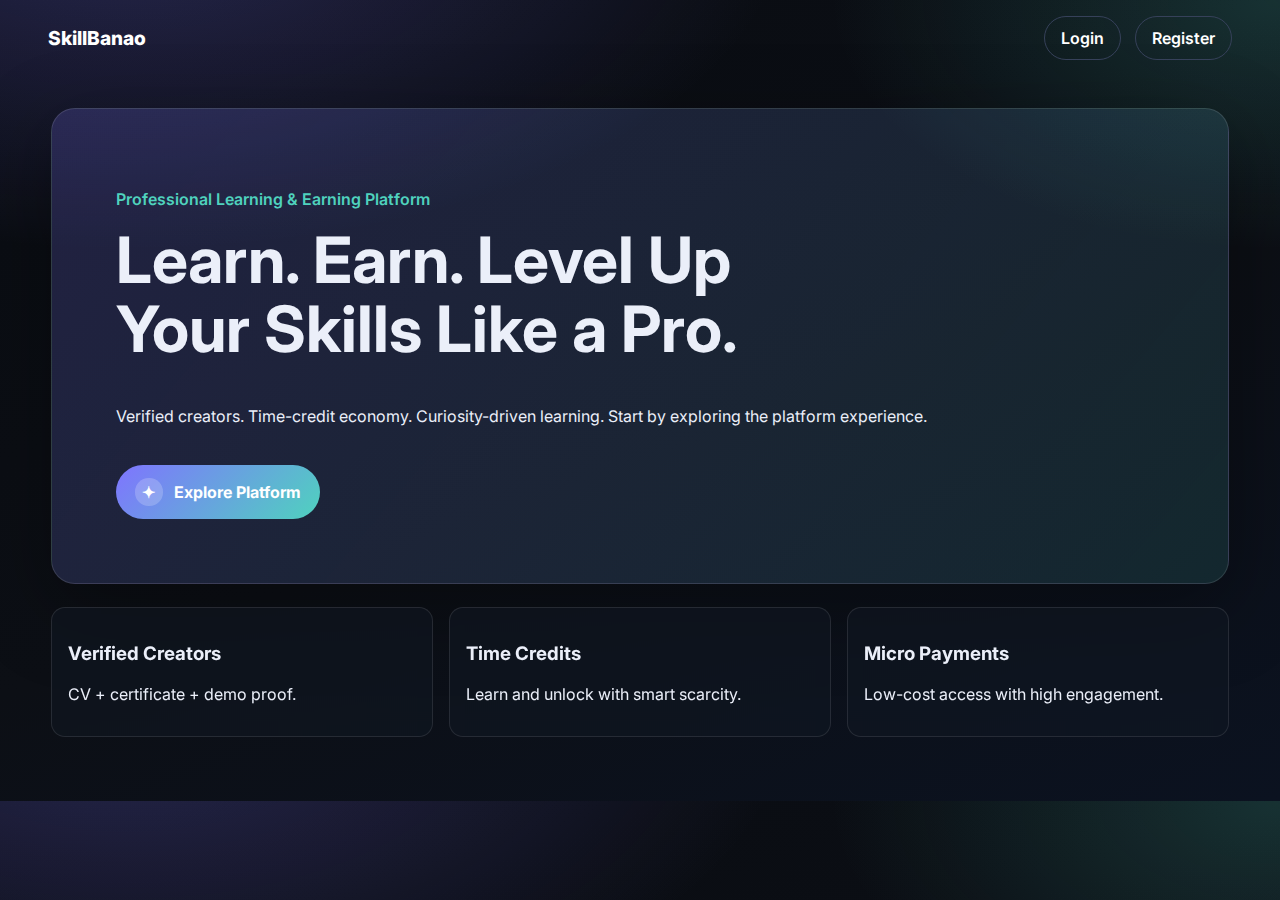
<file: index.html>
<!DOCTYPE html>
<html lang="en">
  <head>
    <meta charset="UTF-8" />
    <meta name="viewport" content="width=device-width, initial-scale=1.0" />
    <title>SkillBanao | Landing</title>
    <link rel="preconnect" href="https://fonts.googleapis.com" />
    <link rel="preconnect" href="https://fonts.gstatic.com" crossorigin />
    <link href="https://fonts.googleapis.com/css2?family=Inter:wght@400;500;600;700;800&display=swap" rel="stylesheet" />
    <link rel="stylesheet" href="styles.css" />
  </head>
  <body class="landing-page premium-bg">
    <header class="site-header transparent">
      <a class="brand" href="index.html">SkillBanao</a>
      <nav>
        <a href="login.html" class="btn ghost">Login</a>
        <a href="register.html" class="btn ghost">Register</a>
      </nav>
    </header>

    <main class="landing-root">
      <section class="hero-main">
        <p class="eyebrow">Professional Learning & Earning Platform</p>
        <h1>Learn. Earn. Level Up Your Skills Like a Pro.</h1>
        <p>
          Verified creators. Time-credit economy. Curiosity-driven learning.
          Start by exploring the platform experience.
        </p>

        <a href="explore.html" class="explore-cta" aria-label="Explore platform">
          <span class="explore-icon">✦</span>
          <span>Explore Platform</span>
        </a>
      </section>

      <section class="floating-grid" aria-hidden="true">
        <article class="glass-card"><h3>Verified Creators</h3><p>CV + certificate + demo proof.</p></article>
        <article class="glass-card"><h3>Time Credits</h3><p>Learn and unlock with smart scarcity.</p></article>
        <article class="glass-card"><h3>Micro Payments</h3><p>Low-cost access with high engagement.</p></article>
      </section>
    </main>
  </body>
</html>
</file>
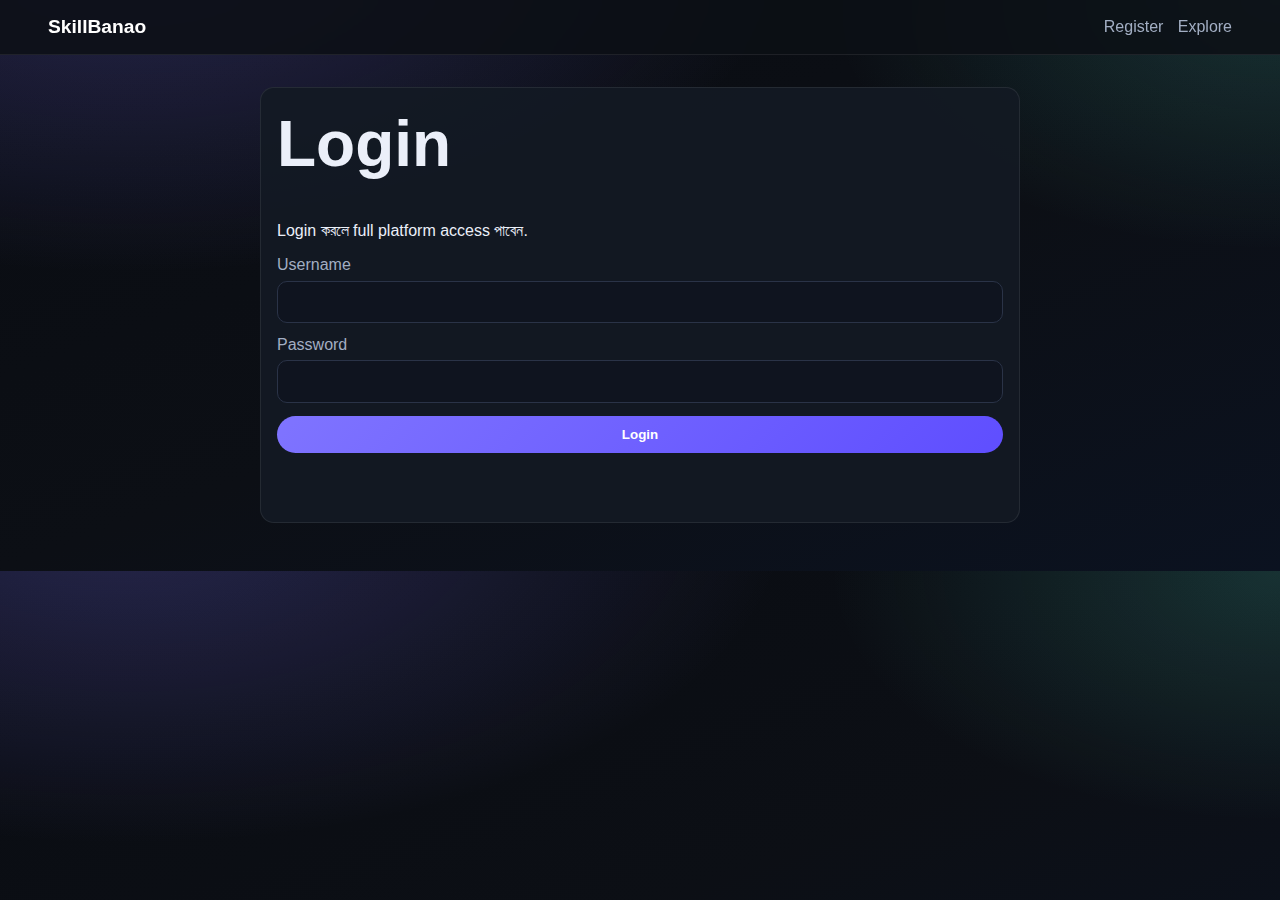
<file: course-upload.html>
<!DOCTYPE html>
<html lang="en">
  <head>
    <meta charset="UTF-8" />
    <meta name="viewport" content="width=device-width, initial-scale=1.0" />
    <title>Course Upload | SkillBanao</title>
    <link rel="stylesheet" href="styles.css" />
  </head>
  <body data-protected="true">
    <header class="site-header">
      <a class="brand" href="index.html">SkillBanao</a>
      <nav>
        <a href="creator-verification.html">Verification</a>
        <a href="course-upload.html" class="active">Course Upload</a>
        <a href="viewer-dashboard.html">Dashboard</a>
        <a href="#" id="logout-btn">Logout</a>
      </nav>
    </header>

    <main class="container narrow">
      <section class="card">
        <h1>Publish Course</h1>
        <p>Define module structure, time-credit access, and low-cost micro-payment option.</p>
        <form id="course-form" class="form-grid">
          <label>Course Title <input required name="title" type="text" /></label>
          <label>Description <textarea required name="description" rows="3"></textarea></label>
          <label>Modules <input required name="modules" min="2" max="20" value="5" type="number" /></label>
          <label>Time Cost (credits) <input required name="timeCost" min="1" value="8" type="number" /></label>
          <label>Micro Price (USD) <input required name="price" min="1" step="0.5" value="2.5" type="number" /></label>
          <label>Video URL <input required name="video" type="url" /></label>
          <button class="btn primary" type="submit">Publish Course</button>
        </form>
        <p class="status" id="course-status"></p>
      </section>
    </main>

    <script type="module" src="js/guard.js"></script>
    <script type="module" src="js/upload.js"></script>
  </body>
</html>
</file>
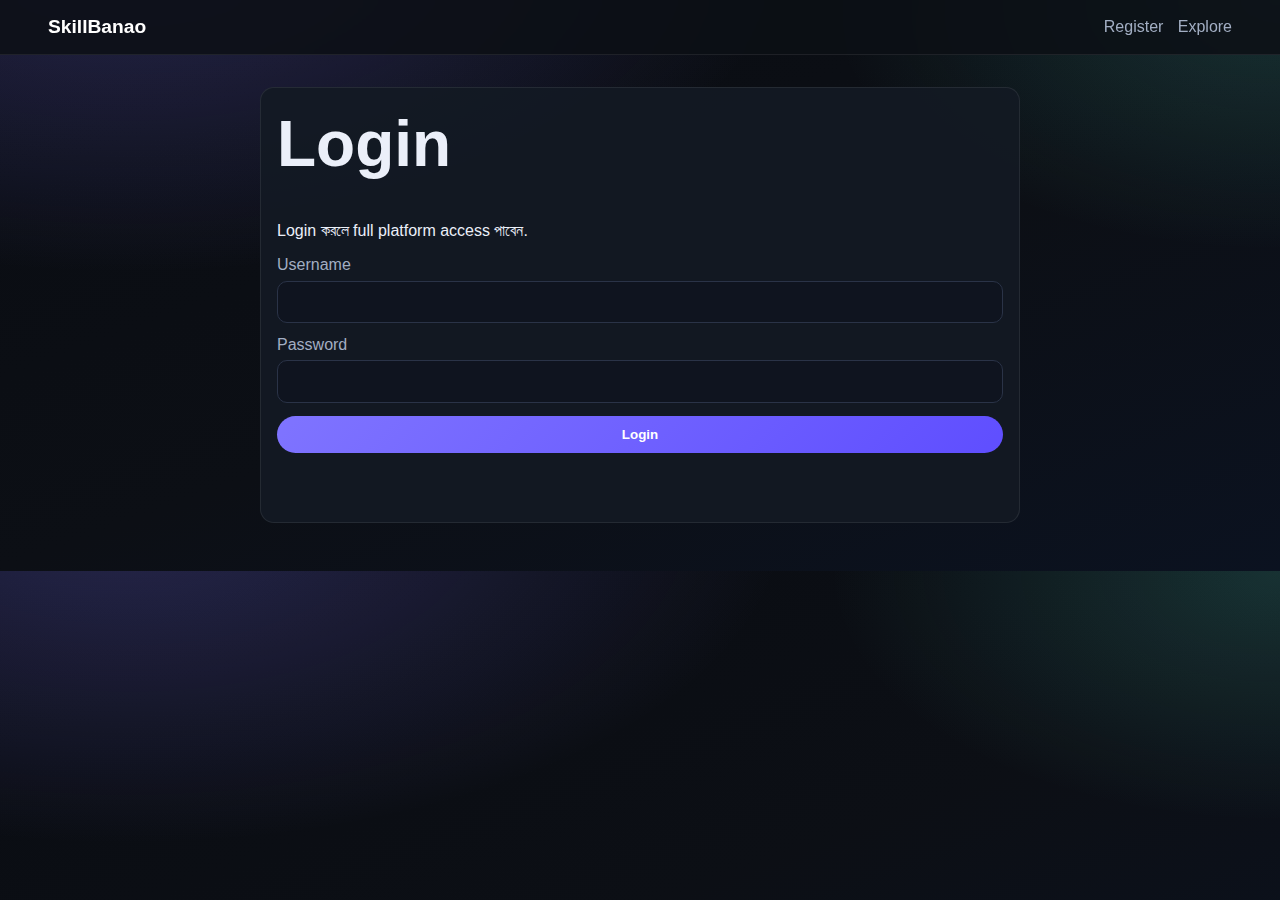
<file: creator-verification.html>
<!DOCTYPE html>
<html lang="en">
  <head>
    <meta charset="UTF-8" />
    <meta name="viewport" content="width=device-width, initial-scale=1.0" />
    <title>Creator Verification | SkillBanao</title>
    <link rel="stylesheet" href="styles.css" />
  </head>
  <body data-protected="true">
    <header class="site-header">
      <a class="brand" href="index.html">SkillBanao</a>
      <nav>
        <a href="creator-verification.html" class="active">Verification</a>
        <a href="course-upload.html">Course Upload</a>
        <a href="viewer-dashboard.html">Dashboard</a>
        <a href="#" id="logout-btn">Logout</a>
      </nav>
    </header>

    <main class="container narrow">
      <section class="card">
        <h1>Creator Verification</h1>
        <p>Submit your professional profile. Verification is required before publishing courses.</p>
        <form id="verification-form" class="form-grid">
          <label>Full Name <input required name="name" type="text" /></label>
          <label>CV URL <input required name="cv" type="url" /></label>
          <label>Certificate URL <input required name="certificate" type="url" /></label>
          <label>Demo Video URL <input required name="demoVideo" type="url" /></label>
          <button class="btn primary" type="submit">Submit for Review</button>
        </form>
        <p class="status" id="verification-status"></p>
      </section>
    </main>

    <script type="module" src="js/guard.js"></script>
    <script type="module" src="js/creator.js"></script>
  </body>
</html>
</file>
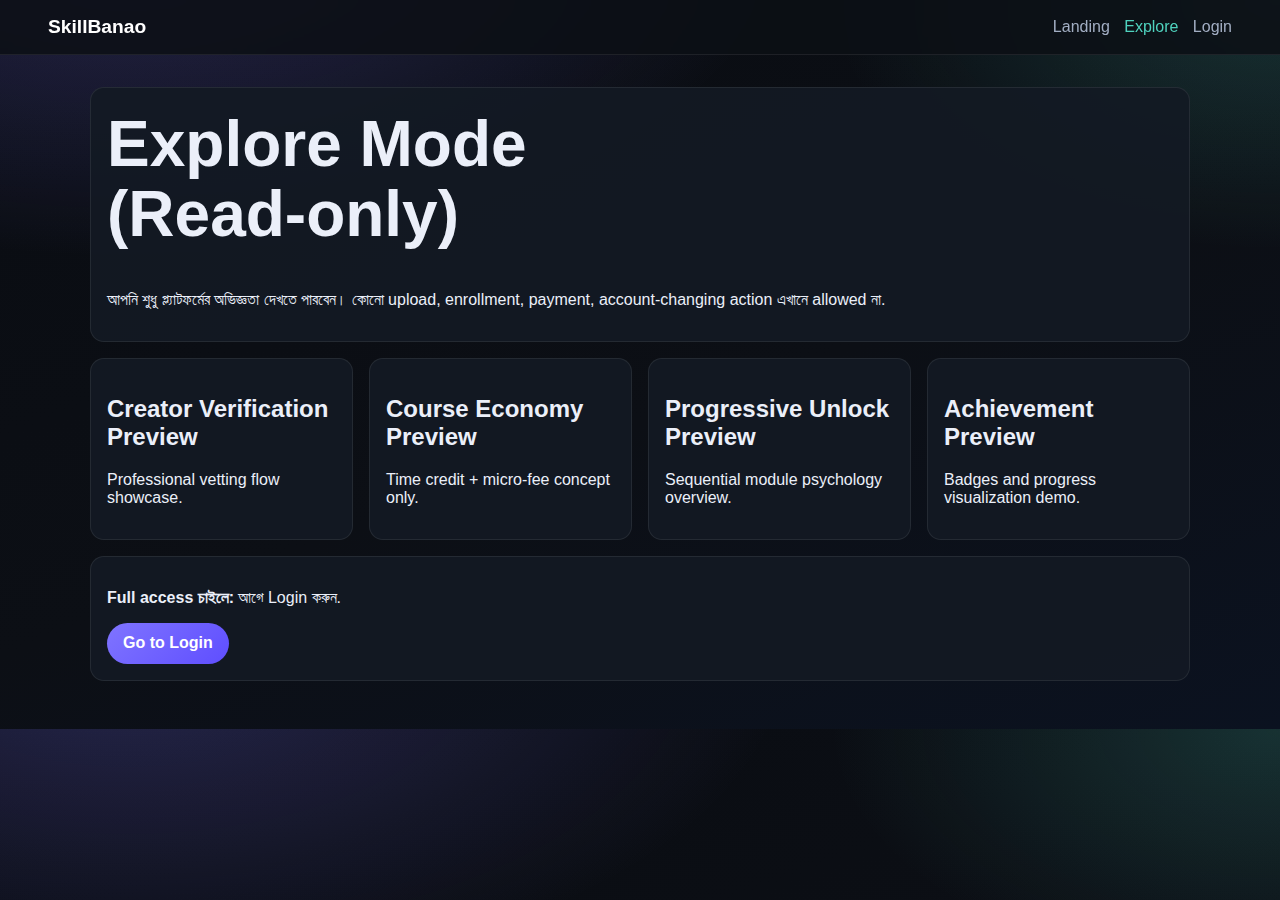
<file: explore.html>
<!DOCTYPE html>
<html lang="en">
  <head>
    <meta charset="UTF-8" />
    <meta name="viewport" content="width=device-width, initial-scale=1.0" />
    <title>Explore | SkillBanao</title>
    <link rel="stylesheet" href="styles.css" />
  </head>
  <body class="premium-bg">
    <header class="site-header">
      <a class="brand" href="index.html">SkillBanao</a>
      <nav>
        <a href="index.html">Landing</a>
        <a href="explore.html" class="active">Explore</a>
        <a href="login.html">Login</a>
      </nav>
    </header>

    <main class="container">
      <section class="card">
        <h1>Explore Mode (Read-only)</h1>
        <p>
          আপনি শুধু প্ল্যাটফর্মের অভিজ্ঞতা দেখতে পারবেন। কোনো upload, enrollment, payment, account-changing action এখানে allowed না.
        </p>
      </section>

      <section class="grid two">
        <article class="card"><h2>Creator Verification Preview</h2><p>Professional vetting flow showcase.</p></article>
        <article class="card"><h2>Course Economy Preview</h2><p>Time credit + micro-fee concept only.</p></article>
        <article class="card"><h2>Progressive Unlock Preview</h2><p>Sequential module psychology overview.</p></article>
        <article class="card"><h2>Achievement Preview</h2><p>Badges and progress visualization demo.</p></article>
      </section>

      <section class="card">
        <p><strong>Full access চাইলে:</strong> আগে Login করুন.</p>
        <a href="login.html" class="btn primary">Go to Login</a>
      </section>
    </main>
  </body>
</html>
</file>
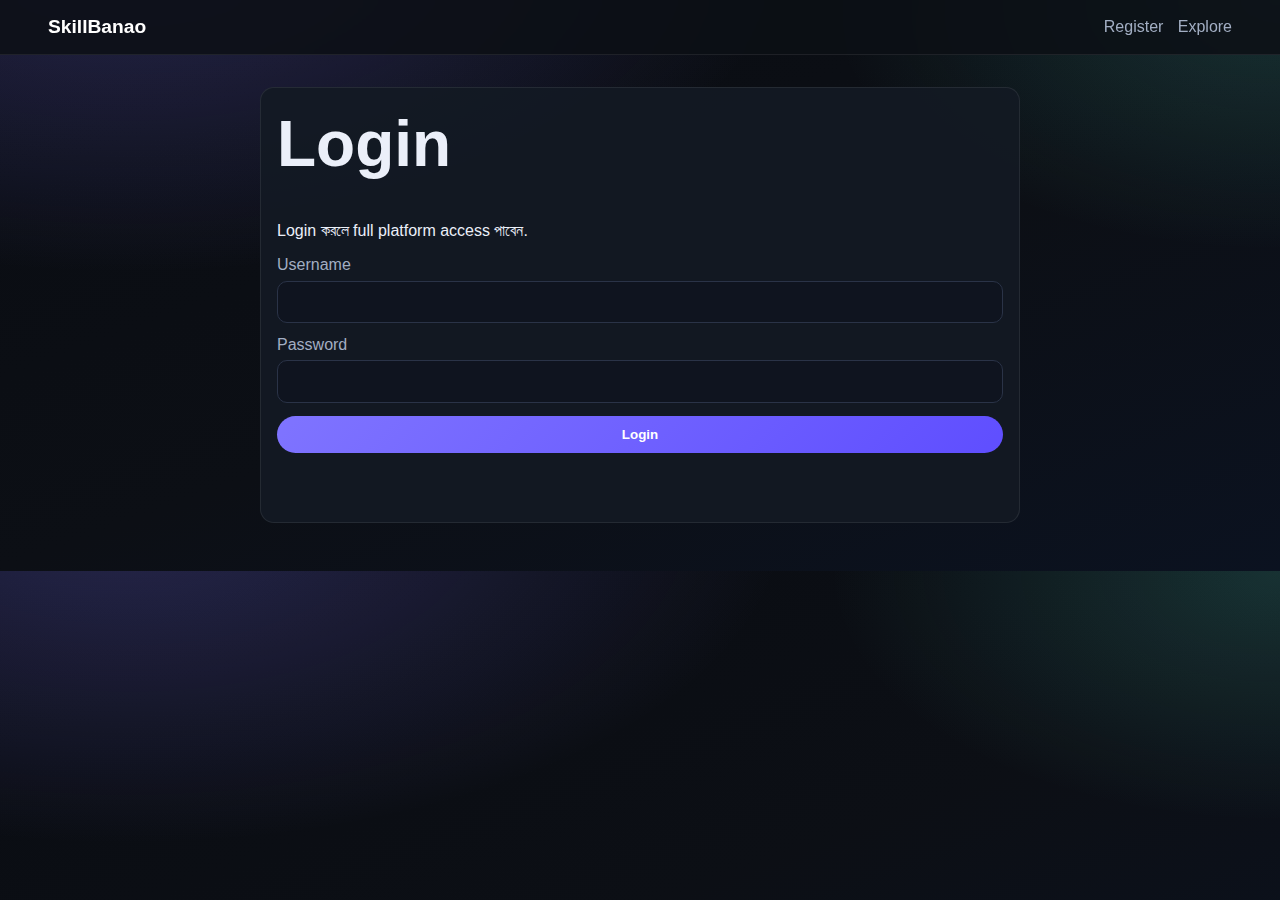
<file: login.html>
<!DOCTYPE html>
<html lang="en">
  <head>
    <meta charset="UTF-8" />
    <meta name="viewport" content="width=device-width, initial-scale=1.0" />
    <title>Login | SkillBanao</title>
    <link rel="stylesheet" href="styles.css" />
  </head>
  <body class="premium-bg">
    <header class="site-header">
      <a class="brand" href="index.html">SkillBanao</a>
      <nav>
        <a href="register.html">Register</a>
        <a href="explore.html">Explore</a>
      </nav>
    </header>

    <main class="container narrow">
      <section class="card">
        <h1>Login</h1>
        <p>Login করলে full platform access পাবেন.</p>
        <form id="login-form" class="form-grid">
          <label>Username <input type="text" name="username" required /></label>
          <label>Password <input type="password" name="password" required /></label>
          <button class="btn primary" type="submit">Login</button>
        </form>
        <p id="auth-status" class="status"></p>
      </section>
    </main>

    <script type="module" src="js/login.js"></script>
  </body>
</html>
</file>
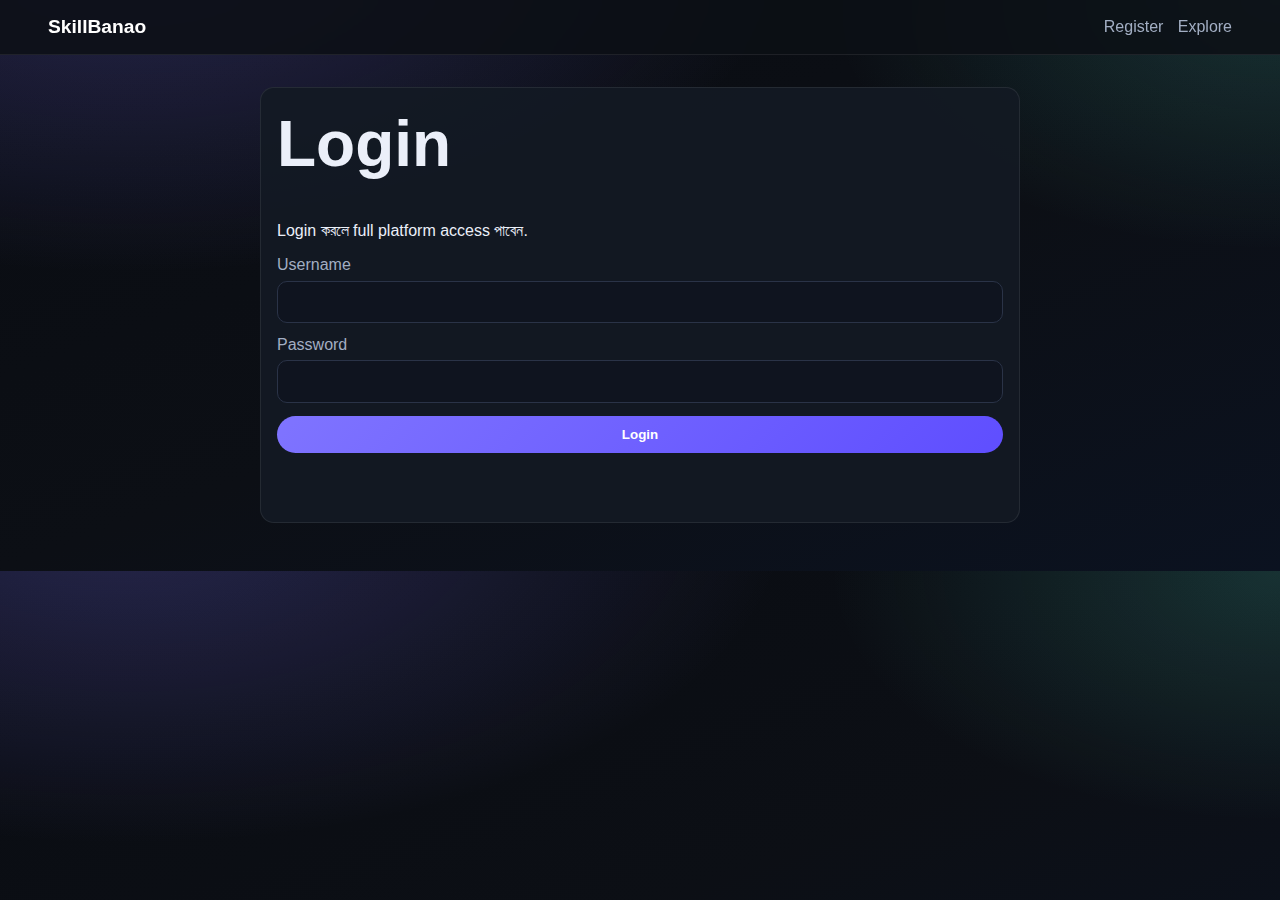
<file: payment.html>
<!DOCTYPE html>
<html lang="en">
  <head>
    <meta charset="UTF-8" />
    <meta name="viewport" content="width=device-width, initial-scale=1.0" />
    <title>Payment Sandbox | SkillBanao</title>
    <link rel="stylesheet" href="styles.css" />
  </head>
  <body data-protected="true">
    <header class="site-header">
      <a class="brand" href="index.html">SkillBanao</a>
      <nav>
        <a href="viewer-dashboard.html">Dashboard</a>
        <a href="payment.html" class="active">Payments</a>
        <a href="#" id="logout-btn">Logout</a>
      </nav>
    </header>

    <main class="container narrow">
      <section class="card">
        <h1>Micro-payment Integration</h1>
        <p>Start with sandbox mode. Then connect secure webhooks for real unlock transactions.</p>
        <div class="pill-row">
          <span class="pill">Stripe Test Checkout</span>
          <span class="pill">Razorpay Sandbox Order</span>
          <span class="pill">Webhook Verification</span>
        </div>
        <ol>
          <li>Create test product/price/order at provider dashboard.</li>
          <li>Generate checkout intent from server endpoint.</li>
          <li>On payment success, add transaction and unlock limited modules.</li>
          <li>Sync credit deltas to user profile timeline.</li>
        </ol>
      </section>
    </main>

    <script type="module" src="js/guard.js"></script>
  </body>
</html>
</file>
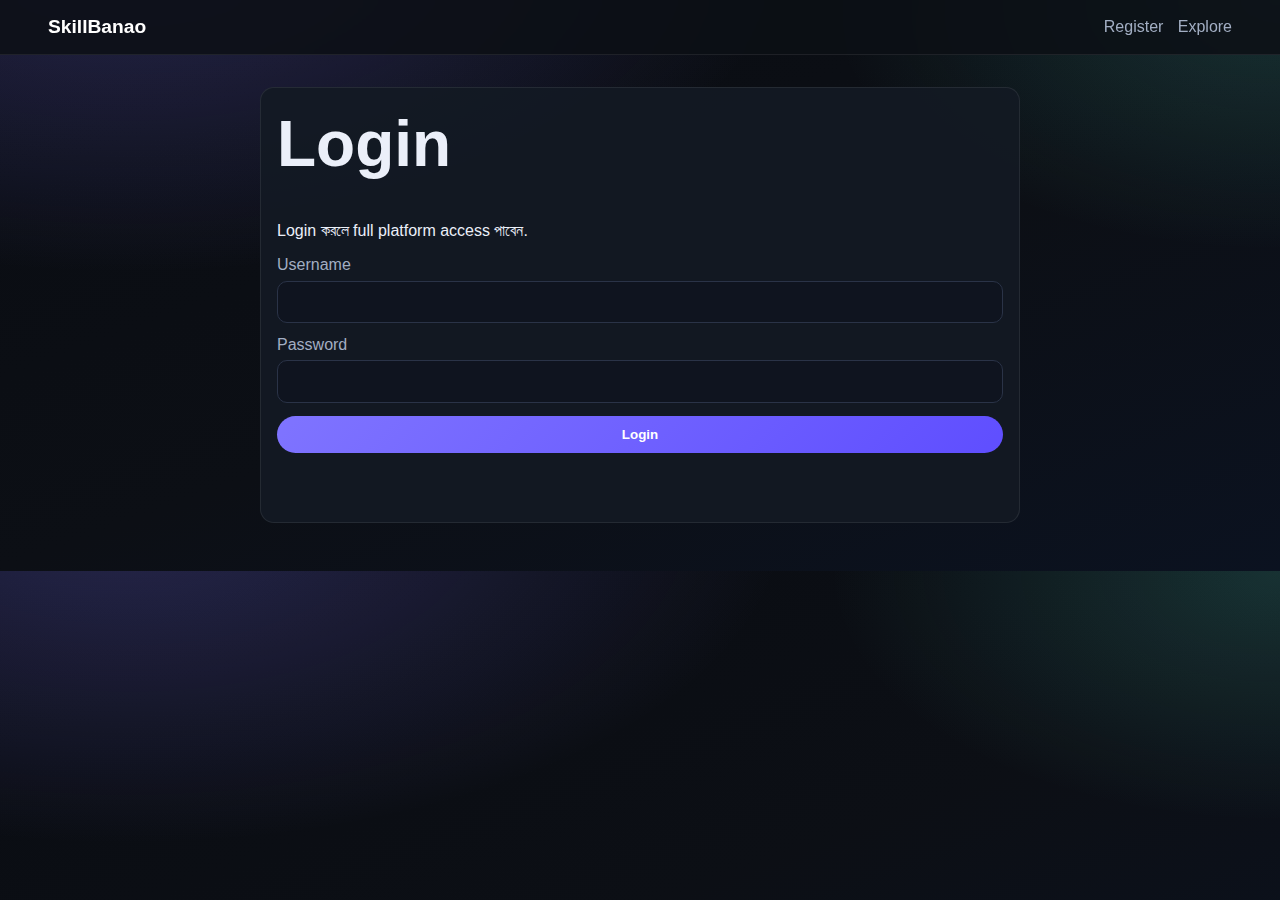
<file: profile.html>
<!DOCTYPE html>
<html lang="en">
  <head>
    <meta charset="UTF-8" />
    <meta name="viewport" content="width=device-width, initial-scale=1.0" />
    <title>Profile | SkillBanao</title>
    <link rel="stylesheet" href="styles.css" />
  </head>
  <body data-protected="true">
    <header class="site-header">
      <a class="brand" href="index.html">SkillBanao</a>
      <nav>
        <a href="viewer-dashboard.html">Dashboard</a>
        <a href="profile.html" class="active">Profile</a>
        <a href="#" id="logout-btn">Logout</a>
      </nav>
    </header>

    <main class="container narrow">
      <section class="card">
        <h1>Profile & Achievements</h1>
        <p><strong>Status:</strong> Verified Learner</p>
        <p><strong>Total Achievements:</strong> <span id="achievement-count">0</span></p>
        <label for="progress-bar">Course Completion Progress</label>
        <progress id="progress-bar" max="100" value="0"></progress>
        <div id="badges" class="badges"></div>
      </section>
    </main>

    <script type="module" src="js/guard.js"></script>
    <script type="module" src="js/profile.js"></script>
  </body>
</html>
</file>
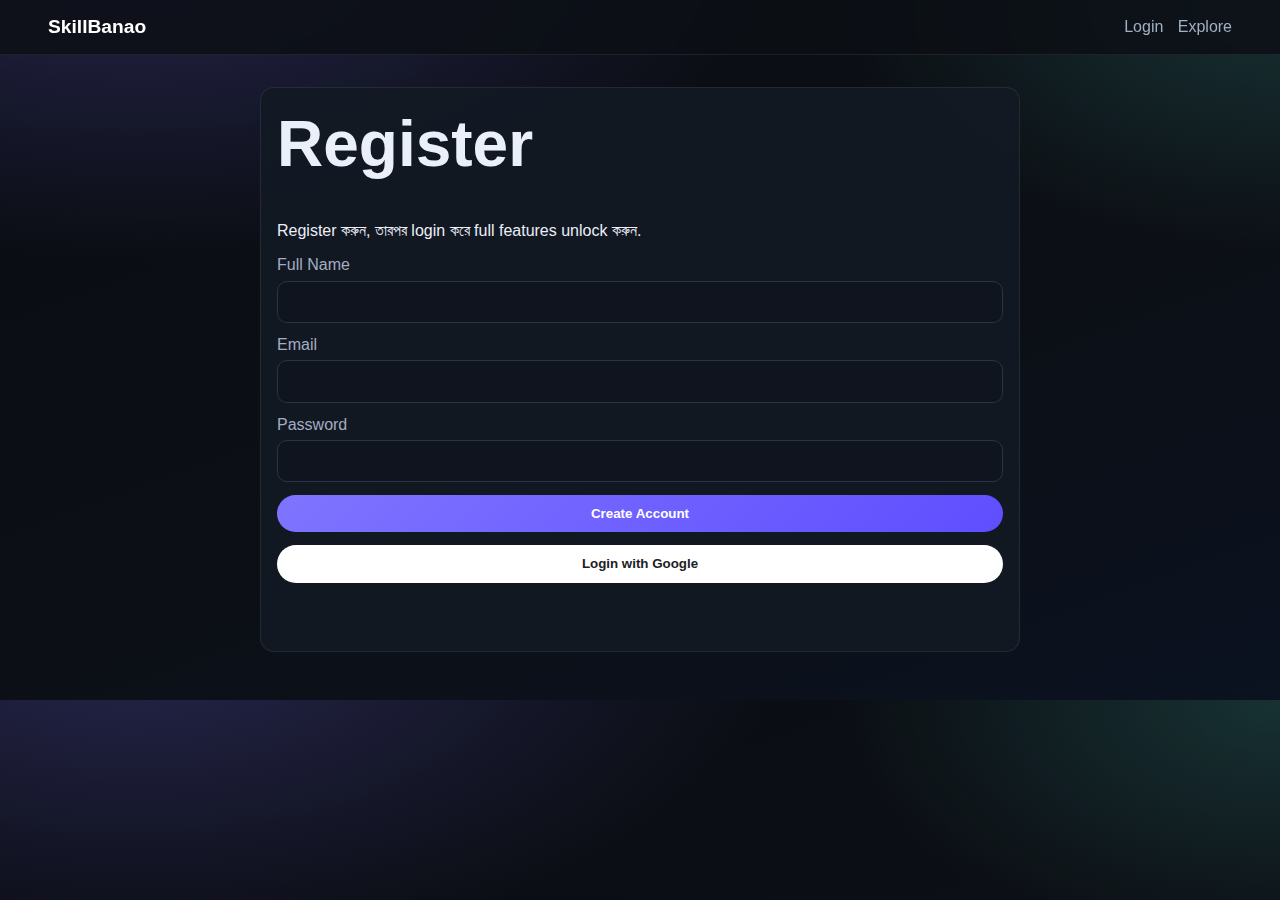
<file: register.html>
<!DOCTYPE html>
<html lang="en">
  <head>
    <meta charset="UTF-8" />
    <meta name="viewport" content="width=device-width, initial-scale=1.0" />
    <title>Register | SkillBanao</title>
    <link rel="stylesheet" href="styles.css" />
  </head>
  <body class="premium-bg">
    <header class="site-header">
      <a class="brand" href="index.html">SkillBanao</a>
      <nav>
        <a href="login.html">Login</a>
        <a href="explore.html">Explore</a>
      </nav>
    </header>

    <main class="container narrow">
      <section class="card">
        <h1>Register</h1>
        <p>Register করুন, তারপর login করে full features unlock করুন.</p>
        <form id="register-form" class="form-grid">
          <label>Full Name <input type="text" name="name" required /></label>
          <label>Email <input type="email" name="email" required /></label>
          <label>Password <input type="password" name="password" required /></label>
          <button class="btn primary" type="submit">Create Account</button>
          <button type="button" class="btn google" id="google-login">Login with Google</button>
        </form>
        <p id="auth-status" class="status"></p>
      </section>
    </main>

    <script type="module" src="js/register.js"></script>
  </body>
</html>
</file>
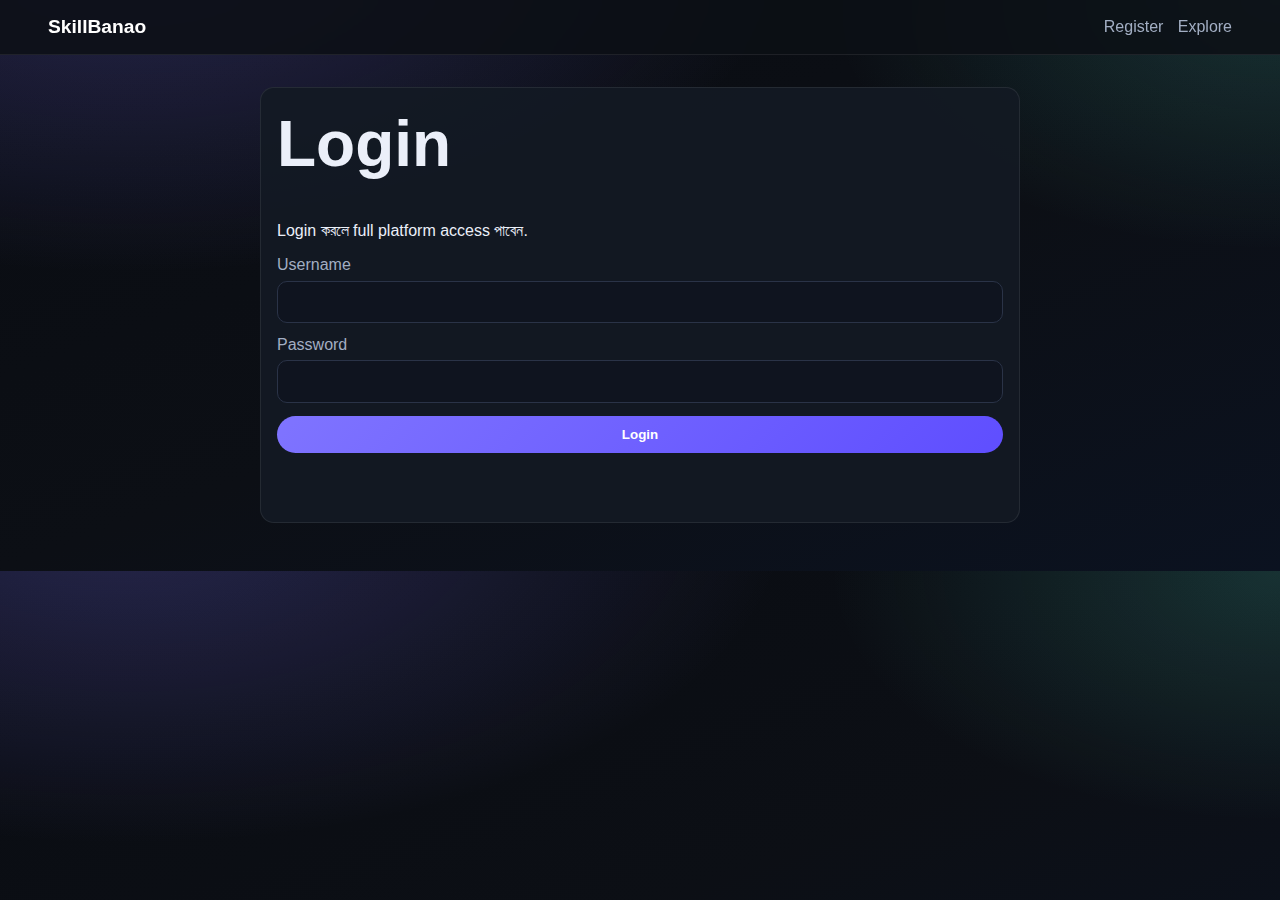
<file: viewer-dashboard.html>
<!DOCTYPE html>
<html lang="en">
  <head>
    <meta charset="UTF-8" />
    <meta name="viewport" content="width=device-width, initial-scale=1.0" />
    <title>Viewer Dashboard | SkillBanao</title>
    <link rel="stylesheet" href="styles.css" />
  </head>
  <body data-protected="true">
    <header class="site-header">
      <a class="brand" href="index.html">SkillBanao</a>
      <nav>
        <a href="course-upload.html">Course Upload</a>
        <a href="viewer-dashboard.html" class="active">Dashboard</a>
        <a href="payment.html">Payments</a>
        <a href="profile.html">Profile</a>
        <a href="#" id="logout-btn">Logout</a>
      </nav>
    </header>

    <main class="container">
      <section class="card">
        <h1>Viewer Dashboard</h1>
        <div class="stats">
          <article><p>Time Credits</p><h3 id="time-balance">0</h3></article>
          <article><p>Skill Points</p><h3 id="skill-points">0</h3></article>
          <article><p>Active Courses</p><h3 id="active-courses">0</h3></article>
        </div>
        <div class="button-row">
          <button id="buy-credits" class="btn secondary">Micro-Payment +5 Credits</button>
          <button id="use-time" class="btn secondary">Use 2 Credits for Early Unlock</button>
        </div>
        <p id="fomo-message" class="fomo"></p>
      </section>

      <section class="card">
        <h2>Available Courses</h2>
        <ul id="catalog-list" class="list"></ul>
      </section>

      <section class="card">
        <h2>Active Learning</h2>
        <ul id="active-list" class="list"></ul>
      </section>
    </main>

    <script type="module" src="js/guard.js"></script>
    <script type="module" src="js/dashboard.js"></script>
  </body>
</html>
</file>
<file: styles.css>
:root {
  --bg: #0c0f15;
  --surface: #131924;
  --surface-2: #1c2433;
  --text: #ebeff9;
  --muted: #a2aec3;
  --accent: #7f74ff;
  --accent-2: #4fd2be;
  --danger: #ff7e7e;
}

* { box-sizing: border-box; }

body {
  margin: 0;
  font-family: Inter, sans-serif;
  color: var(--text);
  background: radial-gradient(circle at top right, #1a1a38, var(--bg) 40%);
}

.premium-bg {
  background:
    radial-gradient(1200px 600px at 10% -10%, rgba(127, 116, 255, 0.25), transparent 55%),
    radial-gradient(900px 500px at 100% 0%, rgba(79, 210, 190, 0.18), transparent 50%),
    linear-gradient(160deg, #090c12 0%, #0c0f15 55%, #0b1220 100%);
}

.site-header {
  position: sticky;
  top: 0;
  z-index: 10;
  background: rgba(12, 15, 21, 0.86);
  backdrop-filter: blur(8px);
  border-bottom: 1px solid rgba(255, 255, 255, 0.08);
  display: flex;
  justify-content: space-between;
  align-items: center;
  gap: 1rem;
  padding: 1rem clamp(1rem, 4vw, 3rem);
}

.site-header.transparent {
  background: transparent;
  border-bottom: 0;
  backdrop-filter: none;
}

.brand { color: #fff; text-decoration: none; font-weight: 800; font-size: 1.2rem; }
nav { display: flex; gap: 0.9rem; flex-wrap: wrap; align-items: center; }
nav a { color: var(--muted); text-decoration: none; font-weight: 500; }
nav a:hover, nav a.active { color: var(--accent-2); }

.container {
  width: min(1100px, 92vw);
  margin: 2rem auto 3rem;
  display: grid;
  gap: 1rem;
}

.container.narrow { width: min(760px, 92vw); }

.landing-root {
  width: min(1180px, 92vw);
  margin: 2rem auto 4rem;
  display: grid;
  gap: 1.4rem;
}

.hero-main {
  border: 1px solid rgba(255, 255, 255, 0.12);
  border-radius: 24px;
  padding: clamp(1.5rem, 5vw, 4rem);
  background: linear-gradient(130deg, rgba(127, 116, 255, 0.2), rgba(79, 210, 190, 0.12));
  box-shadow: 0 24px 80px rgba(0, 0, 0, 0.35);
}

.eyebrow { color: var(--accent-2); font-weight: 600; }
h1 { margin-top: 0.4rem; font-size: clamp(2rem, 6vw, 4rem); line-height: 1.08; max-width: 16ch; }

.explore-cta {
  margin-top: 1.4rem;
  display: inline-flex;
  align-items: center;
  gap: 0.7rem;
  text-decoration: none;
  color: #fff;
  background: linear-gradient(135deg, #7f74ff, #4fd2be);
  border-radius: 999px;
  padding: 0.85rem 1.2rem;
  font-weight: 700;
}

.explore-icon {
  width: 1.7rem;
  height: 1.7rem;
  display: inline-grid;
  place-items: center;
  border-radius: 50%;
  background: rgba(255, 255, 255, 0.2);
}

.floating-grid {
  display: grid;
  grid-template-columns: repeat(auto-fit, minmax(220px, 1fr));
  gap: 1rem;
}

.glass-card {
  padding: 1rem;
  border-radius: 14px;
  background: rgba(17, 23, 35, 0.55);
  border: 1px solid rgba(255, 255, 255, 0.1);
  backdrop-filter: blur(6px);
}

.hero-block {
  padding: 2rem;
  background: linear-gradient(120deg, rgba(127, 116, 255, 0.15), rgba(79, 210, 190, 0.08));
  border: 1px solid rgba(255, 255, 255, 0.08);
  border-radius: 16px;
}

.hero-xl { padding: clamp(1.5rem, 4vw, 3rem); }
.landing-container { grid-template-columns: 1.2fr 0.8fr; align-items: start; }

.grid.two { display: grid; grid-template-columns: repeat(auto-fit, minmax(240px, 1fr)); gap: 1rem; }

.card {
  background: rgba(19, 25, 36, 0.9);
  border: 1px solid rgba(255, 255, 255, 0.08);
  border-radius: 14px;
  padding: 1rem;
}

.link { color: #b6c9ff; text-decoration: none; }

.form-grid { display: grid; gap: 0.8rem; }
label { display: grid; gap: 0.4rem; color: var(--muted); }

input,
textarea {
  width: 100%;
  background: #0f141f;
  color: var(--text);
  border: 1px solid #2a3347;
  border-radius: 10px;
  padding: 0.7rem;
  font: inherit;
}

.btn {
  border: 0;
  border-radius: 999px;
  padding: 0.7rem 1rem;
  cursor: pointer;
  font-weight: 600;
  text-decoration: none;
  display: inline-block;
}
.btn.primary { background: linear-gradient(135deg, var(--accent), #5f4eff); color: #fff; }
.btn.secondary { background: var(--surface-2); color: #fff; }
.btn.ghost { background: transparent; border: 1px solid #36415a; color: #fff; }
.btn.google { background: #fff; color: #202124; }
.button-row { display: flex; gap: 0.7rem; flex-wrap: wrap; margin-top: 0.8rem; }

.auth-panel { min-height: 430px; }
.auth-tab { display: none; }
.auth-tab.active { display: block; }

.stats {
  display: grid;
  grid-template-columns: repeat(3, minmax(90px, 1fr));
  gap: 0.7rem;
}
.stats article { background: #0f141f; border-radius: 10px; padding: 0.7rem; }
.stats p { margin: 0; color: var(--muted); }
.stats h3 { margin: 0.3rem 0 0; }

.list { list-style: none; padding: 0; margin: 0; display: grid; gap: 0.7rem; }
.list li { background: #0f141f; border-radius: 10px; border-left: 3px solid var(--accent-2); padding: 0.8rem; }

.fomo { color: #ffd58b; font-weight: 500; }
.status { min-height: 1.3rem; color: var(--accent-2); }
.expiring { color: var(--danger); font-weight: 700; }

.pill-row,
.badges { display: flex; gap: 0.5rem; flex-wrap: wrap; }
.pill,
.badge { border-radius: 999px; padding: 0.4rem 0.7rem; background: #27314a; }

progress { width: 100%; accent-color: var(--accent-2); }

footer { text-align: center; color: var(--muted); padding: 0 1rem 2rem; }

@media (max-width: 900px) {
  .landing-container { grid-template-columns: 1fr; }
}
</file>
